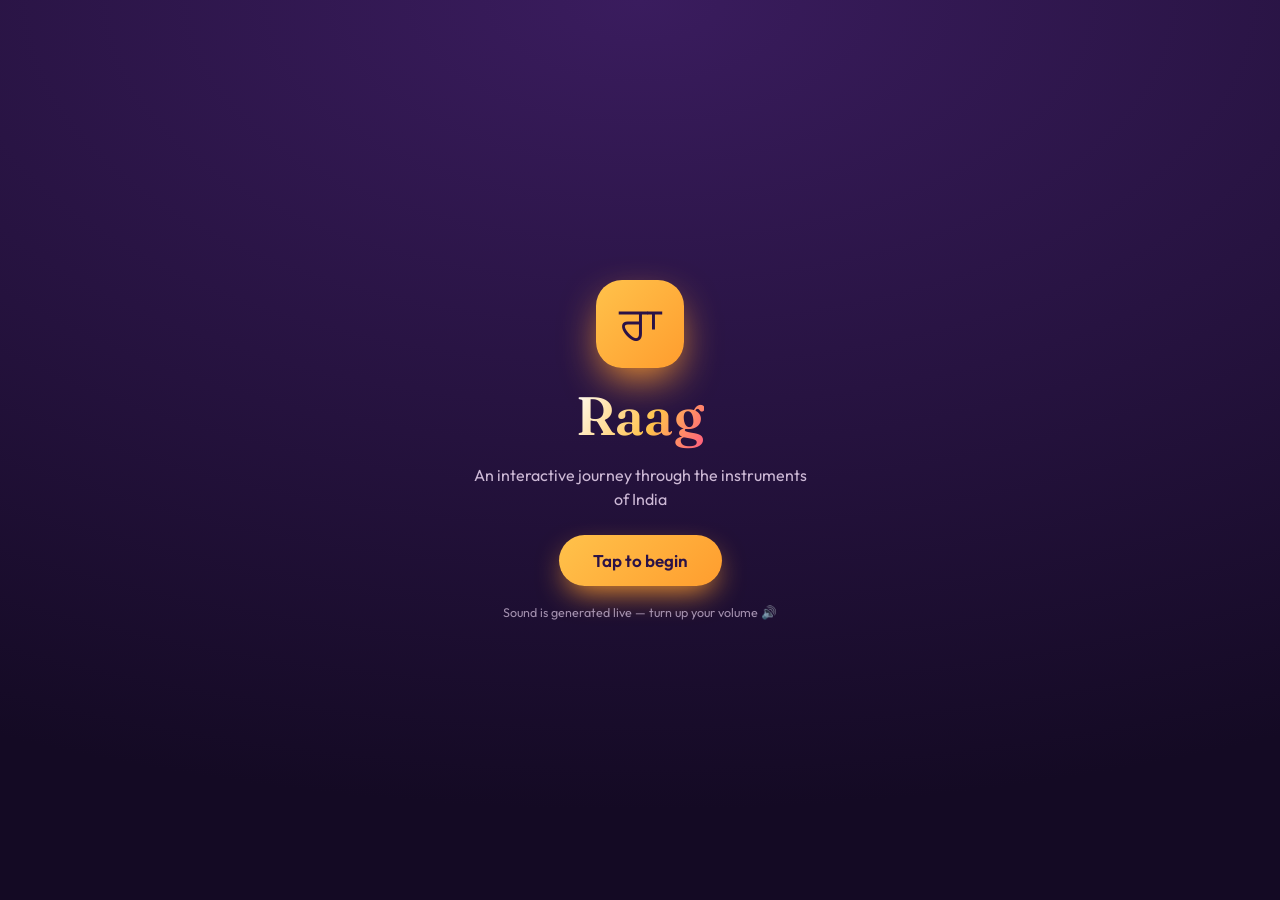
<file: index.html>
<!DOCTYPE html>
<html lang="en">
<head>
<meta charset="UTF-8" />
<meta name="viewport" content="width=device-width, initial-scale=1.0, maximum-scale=1.0, user-scalable=no, viewport-fit=cover" />
<meta name="theme-color" content="#1a0e2e" />
<title>Raag · Play Indian Instruments</title>
<meta name="description" content="An interactive, playable tour of India's musical instruments — tabla, sitar, bansuri, harmonium, tanpura, santoor, sarangi and dholak. Tap, strum, learn and play along." />
<link rel="icon" href="favicon.svg" type="image/svg+xml" />
<meta property="og:title" content="Raag · Play Indian Instruments" />
<meta property="og:description" content="Tap, strum and slide through eight iconic Indian instruments — fully playable in your browser, with play-along lessons. No downloads." />
<meta property="og:type" content="website" />
<meta name="twitter:card" content="summary" />
<link rel="preconnect" href="https://fonts.googleapis.com" />
<link rel="preconnect" href="https://fonts.gstatic.com" crossorigin />
<link href="https://fonts.googleapis.com/css2?family=Fraunces:opsz,wght@9..144,500;9..144,600&family=Outfit:wght@300;400;500;600&display=swap" rel="stylesheet" />
<link rel="stylesheet" href="styles.css" />
</head>
<body>
  <!-- rotating mandala backdrop -->
  <div class="backdrop" aria-hidden="true">
    <div class="mandala"></div>
    <div class="glow glow-1"></div>
    <div class="glow glow-2"></div>
  </div>

  <div id="app">
    <header class="topbar">
      <button id="backBtn" class="icon-btn" aria-label="Back to instruments" hidden>
        <svg viewBox="0 0 24 24" width="22" height="22"><path d="M15 5l-7 7 7 7" fill="none" stroke="currentColor" stroke-width="2" stroke-linecap="round" stroke-linejoin="round"/></svg>
      </button>
      <div class="brand">
        <span class="brand-mark">ਰਾ</span>
        <span class="brand-text">Raag<small>Indian Instruments</small></span>
      </div>
      <div class="vol" title="Volume">
        <svg viewBox="0 0 24 24" width="18" height="18" aria-hidden="true"><path d="M4 9v6h4l5 4V5L8 9H4z" fill="currentColor"/><path d="M16 8.5a4 4 0 010 7" fill="none" stroke="currentColor" stroke-width="1.8" stroke-linecap="round"/></svg>
        <input id="volRange" type="range" min="0" max="100" value="55" aria-label="Volume" />
      </div>
      <button id="droneBtn" class="drone-btn" aria-pressed="false" title="Toggle tanpura drone">
        <span class="drone-dot"></span> Tanpura
      </button>
    </header>

    <main id="main">
      <!-- PICKER -->
      <section id="picker" class="picker">
        <div class="intro">
          <h1>Play the instruments of India</h1>
          <p>Tap, strum and slide. Eight iconic instruments, fully playable in your browser — no downloads, sound made live. Pick one to begin.</p>
          <button id="lessonsCta" class="lessons-cta">🎓 Play-Along Lessons →</button>
        </div>
        <div id="cards" class="cards"></div>
        <p class="hint">Best with sound on. Works great on mobile — use your fingers.</p>
      </section>

      <!-- STAGE -->
      <section id="stage" class="stage" hidden>
        <div class="stage-head">
          <h2 id="stageTitle"></h2>
          <p id="stageTagline"></p>
        </div>
        <div id="stageInner" class="stage-inner"></div>
        <div class="stage-foot">
          <button id="infoBtn" class="learn-btn">
            <svg viewBox="0 0 24 24" width="18" height="18"><circle cx="12" cy="12" r="9" fill="none" stroke="currentColor" stroke-width="2"/><path d="M12 11v5M12 7.5v.5" stroke="currentColor" stroke-width="2" stroke-linecap="round"/></svg>
            Learn about this instrument
          </button>
        </div>
      </section>
    </main>
  </div>

  <!-- INFO PANEL -->
  <div id="infoPanel" class="info-panel" hidden>
    <div class="info-sheet" role="dialog" aria-modal="true" aria-labelledby="infoTitle">
      <button id="infoClose" class="info-close" aria-label="Close">×</button>
      <h3 id="infoTitle"></h3>
      <div id="infoBody"></div>
    </div>
  </div>

  <!-- WELCOME / AUDIO UNLOCK -->
  <div id="welcome" class="welcome">
    <div class="welcome-inner">
      <div class="welcome-mark">ਰਾ</div>
      <h1>Raag</h1>
      <p>An interactive journey through the instruments of India</p>
      <button id="startBtn" class="start-btn">Tap to begin</button>
      <span class="welcome-note">Sound is generated live — turn up your volume 🔊</span>
    </div>
  </div>

  <script src="app.js"></script>
</body>
</html>
</file>
<file: styles.css>
/* ============================================================
   Raag — Indian Instruments  ·  styles
   Warm, festive palette: deep indigo night + saffron/gold/rose
   ============================================================ */
:root{
  --bg-0:#140a24;
  --bg-1:#1d0f33;
  --bg-2:#2a1547;
  --ink:#f6ecd8;
  --ink-soft:#cdb9d6;
  --saffron:#ff9d2e;
  --marigold:#ffc24b;
  --rose:#ff5b7f;
  --magenta:#c44bff;
  --teal:#36e0c0;
  --gold:#f4cf6a;
  --line:rgba(255,255,255,.12);
  --card:rgba(255,255,255,.05);
  --shadow:0 18px 50px -12px rgba(0,0,0,.6);
  --r:20px;
  font-size:16px;
}

*{box-sizing:border-box;-webkit-tap-highlight-color:transparent}
html,body{height:100%}
body{
  margin:0;
  font-family:"Outfit",system-ui,sans-serif;
  color:var(--ink);
  background:var(--bg-0);
  background:radial-gradient(120% 90% at 50% -10%, #3a1c5e 0%, var(--bg-1) 42%, var(--bg-0) 100%);
  overflow-x:hidden;
  min-height:100svh;
  -webkit-user-select:none;user-select:none;
}
h1,h2,h3{font-family:"Fraunces",serif;font-weight:600;letter-spacing:.2px;margin:0}

/* ---------- Backdrop ---------- */
.backdrop{position:fixed;inset:0;z-index:0;overflow:hidden;pointer-events:none}
.mandala{
  position:absolute;top:50%;left:50%;width:140vmax;height:140vmax;
  margin:-70vmax 0 0 -70vmax;opacity:.06;
  background:
    repeating-conic-gradient(from 0deg, transparent 0 6deg, rgba(255,255,255,.9) 6deg 6.4deg),
    radial-gradient(circle, transparent 38%, rgba(255,255,255,.35) 38.4%, transparent 39%),
    radial-gradient(circle, transparent 56%, rgba(255,255,255,.35) 56.4%, transparent 57%),
    radial-gradient(circle, transparent 74%, rgba(255,255,255,.3) 74.4%, transparent 75%);
  animation:spin 180s linear infinite;
}
.glow{position:absolute;border-radius:50%;filter:blur(70px);opacity:.5;mix-blend-mode:screen}
.glow-1{width:46vmax;height:46vmax;left:-10vmax;top:-8vmax;background:radial-gradient(circle,var(--magenta),transparent 65%);animation:float 22s ease-in-out infinite}
.glow-2{width:50vmax;height:50vmax;right:-14vmax;bottom:-12vmax;background:radial-gradient(circle,var(--saffron),transparent 65%);animation:float 28s ease-in-out infinite reverse}
@keyframes spin{to{transform:rotate(360deg)}}
@keyframes float{0%,100%{transform:translate(0,0)}50%{transform:translate(4vmax,3vmax)}}

/* ---------- App shell ---------- */
#app{position:relative;z-index:1;display:flex;flex-direction:column;min-height:100svh;max-width:1040px;margin:0 auto;padding:0 clamp(14px,4vw,28px)}
.topbar{display:flex;align-items:center;gap:12px;padding:16px 2px 10px;position:sticky;top:0;z-index:30}
.brand{display:flex;align-items:center;gap:10px;margin-right:auto}
.brand-mark{
  display:grid;place-items:center;width:38px;height:38px;border-radius:12px;
  font-family:"Fraunces",serif;font-size:19px;font-weight:600;color:#2a1247;
  background:linear-gradient(135deg,var(--marigold),var(--saffron));
  box-shadow:0 6px 18px -4px var(--saffron)
}
.brand-text{display:flex;flex-direction:column;line-height:1.05;font-family:"Fraunces",serif;font-size:20px}
.brand-text small{font-family:"Outfit";font-weight:400;font-size:11px;letter-spacing:.14em;text-transform:uppercase;color:var(--ink-soft);opacity:.8}

.icon-btn{
  display:grid;place-items:center;width:42px;height:42px;border-radius:12px;color:var(--ink);
  background:var(--card);border:1px solid var(--line);cursor:pointer;transition:.2s
}
.icon-btn:hover{background:rgba(255,255,255,.1)}

.drone-btn{
  display:flex;align-items:center;gap:8px;padding:9px 15px;border-radius:30px;cursor:pointer;
  font:inherit;font-size:13px;font-weight:500;color:var(--ink);
  background:var(--card);border:1px solid var(--line);transition:.25s
}
.drone-dot{width:9px;height:9px;border-radius:50%;background:var(--ink-soft);transition:.25s}
.drone-btn[aria-pressed="true"]{border-color:var(--teal);color:#bff7ec;background:rgba(54,224,192,.12)}
.drone-btn[aria-pressed="true"] .drone-dot{background:var(--teal);box-shadow:0 0 0 4px rgba(54,224,192,.25);animation:pulse 1.6s ease-in-out infinite}
@keyframes pulse{0%,100%{box-shadow:0 0 0 3px rgba(54,224,192,.25)}50%{box-shadow:0 0 0 8px rgba(54,224,192,0)}}

/* ---------- Picker ---------- */
.picker{padding:14px 0 40px;animation:rise .5s ease both}
.intro{max-width:620px;margin:6px auto 26px;text-align:center}
.intro h1{font-size:clamp(28px,7vw,46px);line-height:1.05;background:linear-gradient(120deg,#fff,var(--marigold) 60%,var(--rose));-webkit-background-clip:text;background-clip:text;color:transparent}
.intro p{color:var(--ink-soft);font-size:clamp(14px,3.6vw,17px);line-height:1.55;margin-top:14px}

.cards{display:grid;grid-template-columns:repeat(auto-fill,minmax(155px,1fr));gap:14px}
.card{
  position:relative;overflow:hidden;cursor:pointer;text-align:left;
  border-radius:var(--r);padding:18px 16px 16px;min-height:172px;
  background:var(--card);border:1px solid var(--line);
  display:flex;flex-direction:column;gap:6px;color:var(--ink);
  transition:transform .25s cubic-bezier(.2,.8,.2,1),box-shadow .25s,border-color .25s;
  animation:rise .5s ease both
}
.card:hover{transform:translateY(-5px);box-shadow:var(--shadow);border-color:rgba(255,255,255,.28)}
.card:active{transform:translateY(-1px) scale(.99)}
.card-ico{width:54px;height:54px;margin-bottom:6px;filter:drop-shadow(0 4px 10px rgba(0,0,0,.4))}
.card h3{font-size:19px}
.card .roman{font-size:12px;letter-spacing:.1em;text-transform:uppercase;color:var(--gold);opacity:.85}
.card p{margin:2px 0 0;font-size:12.5px;line-height:1.45;color:var(--ink-soft)}
.card-sheen{position:absolute;inset:0;background:radial-gradient(120% 80% at 80% 0%,rgba(255,255,255,.14),transparent 55%);opacity:0;transition:.3s;pointer-events:none}
.card:hover .card-sheen{opacity:1}
.hint{text-align:center;color:var(--ink-soft);font-size:12.5px;margin-top:26px;opacity:.7}

/* ---------- Stage ---------- */
.stage{padding:6px 0 40px;animation:rise .45s ease both}
.stage-head{text-align:center;margin:2px auto 16px;max-width:600px}
.stage-head h2{font-size:clamp(24px,6vw,34px)}
.stage-head p{color:var(--ink-soft);font-size:14px;margin-top:6px}
.stage-inner{
  position:relative;border-radius:26px;padding:clamp(16px,4vw,30px);
  background:linear-gradient(180deg,rgba(255,255,255,.06),rgba(255,255,255,.02));
  border:1px solid var(--line);box-shadow:var(--shadow);min-height:300px;
  display:flex;flex-direction:column;align-items:center;justify-content:center;gap:18px
}
.stage-foot{display:flex;justify-content:center;margin-top:18px}
.learn-btn{
  display:flex;align-items:center;gap:9px;padding:11px 20px;border-radius:30px;cursor:pointer;
  font:inherit;font-size:14px;font-weight:500;color:var(--ink);
  background:var(--card);border:1px solid var(--line);transition:.25s
}
.learn-btn:hover{background:rgba(255,255,255,.1);border-color:rgba(255,255,255,.3)}

/* readout chip shared by instruments */
.readout{
  font-family:"Fraunces",serif;font-size:clamp(28px,8vw,46px);min-height:1.2em;
  background:linear-gradient(120deg,#fff,var(--marigold));-webkit-background-clip:text;background-clip:text;color:transparent;
  transition:transform .08s;letter-spacing:.02em
}
.readout.hit{transform:scale(1.12)}
.sublabel{color:var(--ink-soft);font-size:13px;text-align:center;line-height:1.5;max-width:460px}
.pill-row{display:flex;flex-wrap:wrap;gap:8px;justify-content:center}
.pill{
  padding:7px 14px;border-radius:20px;font-size:13px;cursor:pointer;color:var(--ink-soft);
  background:var(--card);border:1px solid var(--line);transition:.2s
}
.pill:hover{color:var(--ink)}
.pill.on{background:rgba(255,194,75,.16);border-color:var(--marigold);color:var(--marigold)}

/* ============================================================
   TABLA
   ============================================================ */
.tabla{display:flex;gap:clamp(18px,6vw,54px);align-items:flex-end;justify-content:center;flex-wrap:wrap;touch-action:none}
.drum{position:relative;display:flex;flex-direction:column;align-items:center;cursor:pointer}
.drum-name{font-size:12px;letter-spacing:.14em;text-transform:uppercase;color:var(--ink-soft);margin-top:14px}
.drum-head{position:relative;border-radius:50%;display:grid;place-items:center;
  background:radial-gradient(circle at 38% 32%, #fff7ec, #e8d3a8 55%, #c9a96e 78%, #9c7b45 100%);
  box-shadow:inset 0 0 0 7px #d8b67e, inset 0 0 26px rgba(120,80,30,.4), 0 14px 30px -8px rgba(0,0,0,.6);
  touch-action:none}
.dayan .drum-head{width:clamp(120px,34vw,170px);height:clamp(120px,34vw,170px)}
.bayan .drum-head{width:clamp(150px,42vw,210px);height:clamp(150px,42vw,210px);
  background:radial-gradient(circle at 38% 32%, #d9d2cf, #b9aeb0 50%, #8a7d84 76%, #5e535c 100%);
  box-shadow:inset 0 0 0 8px #9a8f94, inset 0 0 30px rgba(20,15,25,.5), 0 14px 30px -8px rgba(0,0,0,.6)}
.syahi{position:absolute;top:50%;left:50%;transform:translate(-50%,-50%);border-radius:50%;
  background:radial-gradient(circle at 42% 38%, #4a3f3a, #1c1512 70%);box-shadow:inset 0 2px 8px rgba(0,0,0,.6)}
.dayan .syahi{width:42%;height:42%}
.bayan .syahi{width:46%;height:46%;left:42%;top:46%}
.drum-zones{position:absolute;inset:0;border-radius:50%}
.zone{position:absolute;border-radius:50%;cursor:pointer}
/* ripple */
.ripple{position:absolute;border-radius:50%;border:2px solid rgba(255,255,255,.8);pointer-events:none;
  transform:translate(-50%,-50%);animation:ripple .6s ease-out forwards}
@keyframes ripple{from{width:8px;height:8px;opacity:.85}to{width:130%;height:130%;opacity:0}}
.drum-head.struck{animation:struck .12s ease}
@keyframes struck{50%{transform:scale(.97)}}

/* taal trainer */
.taal{display:flex;flex-direction:column;align-items:center;gap:12px;width:100%}
.beats{display:flex;flex-wrap:wrap;gap:6px;justify-content:center;max-width:560px}
.beat{min-width:42px;padding:8px 6px;border-radius:10px;text-align:center;font-size:12px;
  background:var(--card);border:1px solid var(--line);color:var(--ink-soft);transition:.12s}
.beat .b-bol{font-family:"Fraunces",serif;font-size:15px;color:var(--ink)}
.beat.sam{border-color:var(--marigold)}
.beat.now{background:rgba(255,194,75,.22);border-color:var(--marigold);color:var(--ink);transform:translateY(-3px)}

/* ============================================================
   SITAR
   ============================================================ */
.sitar{display:flex;gap:22px;align-items:stretch;justify-content:center;width:100%;touch-action:none}
.neck{
  position:relative;width:clamp(74px,22vw,110px);min-height:340px;border-radius:18px;
  background:linear-gradient(90deg,#5a3618,#7a4a22 30%,#9a6536 50%,#7a4a22 70%,#5a3618);
  box-shadow:inset 0 0 0 2px rgba(0,0,0,.3),var(--shadow);
  display:flex;flex-direction:column;justify-content:space-between;padding:14px 0;overflow:hidden
}
.string-main{position:absolute;left:50%;top:0;bottom:0;width:3px;margin-left:-1.5px;
  background:linear-gradient(var(--gold),#fff,var(--gold));border-radius:2px;opacity:.9}
.string-main.vibrate{animation:vib .5s ease}
@keyframes vib{0%,100%{transform:translateX(0)}20%{transform:translateX(-3px)}40%{transform:translateX(3px)}60%{transform:translateX(-2px)}80%{transform:translateX(2px)}}
.frets{position:relative;z-index:2;display:flex;flex-direction:column-reverse;gap:0;height:100%;justify-content:space-between}
.fret{flex:1;display:flex;align-items:center;justify-content:center;cursor:pointer;position:relative;
  border-top:2px solid rgba(255,255,255,.18)}
.fret:first-child{border-top:none}
.fret-dot{width:30px;height:30px;border-radius:50%;display:grid;place-items:center;font-size:13px;
  font-family:"Fraunces",serif;color:#2a1247;background:rgba(255,255,255,.25);transition:.12s}
.fret.lit .fret-dot{background:linear-gradient(135deg,var(--marigold),var(--saffron));box-shadow:0 0 16px var(--saffron);transform:scale(1.18)}
.chikari{display:flex;flex-direction:column;align-items:center;justify-content:center;gap:14px;
  width:clamp(64px,18vw,90px);border-radius:18px;background:linear-gradient(180deg,rgba(255,255,255,.06),rgba(255,255,255,.02));
  border:1px solid var(--line);padding:14px 0;cursor:pointer;text-align:center;transition:.2s}
.chikari:hover{border-color:rgba(255,255,255,.3)}
.chikari:active{transform:scale(.98)}
.chikari .cs{width:2px;flex:1;background:linear-gradient(var(--gold),#fff,var(--gold));border-radius:2px;min-height:120px}
.chikari.strum .cs{animation:vib .4s ease}
.chikari span{font-size:11px;letter-spacing:.1em;text-transform:uppercase;color:var(--ink-soft)}

/* ============================================================
   BANSURI (flute)
   ============================================================ */
.bansuri-wrap{display:flex;flex-direction:column;align-items:center;gap:24px;width:100%;touch-action:none}
.flute{
  position:relative;display:flex;align-items:center;gap:clamp(14px,4vw,30px);
  padding:0 26px;height:clamp(70px,17vw,92px);border-radius:46px;
  background:linear-gradient(180deg,#caa45e,#a87f3e 40%,#8a6530 70%,#6e4d22);
  box-shadow:inset 0 6px 10px rgba(255,255,255,.25),inset 0 -8px 14px rgba(0,0,0,.35),var(--shadow);
  max-width:96vw
}
.blow{width:22px;height:22px;border-radius:50%;background:radial-gradient(circle at 40% 35%,#2a1d10,#0c0805);
  box-shadow:inset 0 2px 4px rgba(0,0,0,.6)}
.holes{display:flex;align-items:center;gap:clamp(8px,2.6vw,20px)}
.hole{
  position:relative;width:clamp(30px,8vw,40px);height:clamp(30px,8vw,40px);border-radius:50%;cursor:pointer;
  background:radial-gradient(circle at 40% 35%,#3a2814,#120c06);
  box-shadow:inset 0 2px 5px rgba(0,0,0,.7),0 1px 0 rgba(255,255,255,.15);transition:.1s}
.hole .h-label{position:absolute;top:50%;left:50%;transform:translate(-50%,-50%);font-family:"Fraunces",serif;
  font-size:13px;color:rgba(255,255,255,.5);transition:.15s}
.hole.active{background:radial-gradient(circle at 40% 35%,var(--marigold),var(--saffron));
  box-shadow:0 0 22px var(--saffron),inset 0 2px 5px rgba(0,0,0,.2)}
.hole.active .h-label{color:#2a1247}
.air{position:absolute;left:6px;top:50%;width:14px;height:14px;border-radius:50%;background:rgba(255,255,255,.6);
  transform:translateY(-50%);opacity:0;pointer-events:none}
.flute.blowing .air{animation:air 1s linear infinite}
@keyframes air{from{opacity:.7;left:6px}to{opacity:0;left:60px}}

/* ============================================================
   HARMONIUM
   ============================================================ */
.harmonium{display:flex;flex-direction:column;align-items:center;gap:16px;width:100%}
.bellows{width:min(420px,90%);height:26px;border-radius:8px;position:relative;overflow:hidden;
  background:repeating-linear-gradient(90deg,#7a3b2a 0 10px,#8f4632 10px 20px);
  box-shadow:inset 0 2px 6px rgba(0,0,0,.4);transform-origin:left;transition:transform .3s}
.bellows.pump{animation:pump 1.4s ease-in-out infinite}
@keyframes pump{0%,100%{transform:scaleX(1)}50%{transform:scaleX(.86)}}
.keys{position:relative;display:flex;height:clamp(150px,38vw,200px);
  background:linear-gradient(180deg,#3a2150,#23123a);border-radius:0 0 14px 14px;
  padding:0 8px 10px;box-shadow:var(--shadow);max-width:96vw;overflow-x:auto;touch-action:pan-x}
.wkey{position:relative;width:clamp(40px,11vw,54px);flex:0 0 auto;border-radius:0 0 8px 8px;cursor:pointer;
  background:linear-gradient(180deg,#fdf6e9,#e9dcc4);border:1px solid #bca87f;margin-right:2px;
  display:flex;align-items:flex-end;justify-content:center;padding-bottom:12px;transition:.06s}
.wkey .lbl{font-family:"Fraunces",serif;font-size:15px;color:#6a4a22}
.wkey.active{background:linear-gradient(180deg,var(--marigold),var(--saffron));transform:translateY(2px)}
.bkey{position:absolute;top:0;width:clamp(26px,7vw,34px);height:62%;border-radius:0 0 6px 6px;cursor:pointer;z-index:3;
  background:linear-gradient(180deg,#3a2150,#160a26);border:1px solid #000;
  display:flex;align-items:flex-end;justify-content:center;padding-bottom:8px;transition:.06s}
.bkey .lbl{font-family:"Fraunces",serif;font-size:11px;color:#d9c6ef}
.bkey.active{background:linear-gradient(180deg,var(--magenta),#7a2bb0);transform:translateY(2px)}

/* ============================================================
   TANPURA
   ============================================================ */
.tanpura{display:flex;flex-direction:column;align-items:center;gap:18px;width:100%;touch-action:none}
.tan-strings{display:flex;gap:clamp(26px,9vw,60px);align-items:stretch;height:clamp(220px,46vw,300px)}
.tan-string{display:flex;flex-direction:column;align-items:center;gap:10px;cursor:pointer}
.tan-wire{width:3px;flex:1;border-radius:2px;background:linear-gradient(var(--gold),#fff,var(--gold));min-height:160px}
.tan-string.pluck .tan-wire{animation:vib .6s ease}
.tan-string span{font-family:"Fraunces",serif;font-size:15px;color:var(--ink-soft)}
.tan-gourd{width:clamp(120px,32vw,160px);height:clamp(70px,18vw,90px);border-radius:50% 50% 46% 46%;
  background:radial-gradient(circle at 40% 30%,#caa45e,#8a6530 60%,#5e4220);box-shadow:var(--shadow);margin-top:-6px}
.auto-row{display:flex;align-items:center;gap:10px}

/* ---------- Info panel ---------- */
.info-panel{position:fixed;inset:0;z-index:60;display:grid;place-items:end center;background:rgba(8,4,16,.5);
  backdrop-filter:blur(4px);animation:fade .25s ease}
.info-sheet{position:relative;width:100%;max-width:560px;max-height:84svh;overflow:auto;
  background:linear-gradient(180deg,var(--bg-2),var(--bg-1));border:1px solid var(--line);
  border-radius:24px 24px 0 0;padding:26px 22px 40px;box-shadow:0 -20px 60px rgba(0,0,0,.6);
  animation:sheet .35s cubic-bezier(.2,.8,.2,1)}
@media(min-width:620px){.info-panel{place-items:center}.info-sheet{border-radius:24px}}
.info-close{position:absolute;top:14px;right:16px;width:34px;height:34px;border-radius:50%;border:1px solid var(--line);
  background:var(--card);color:var(--ink);font-size:22px;line-height:1;cursor:pointer}
.info-sheet h3{font-size:24px;background:linear-gradient(120deg,#fff,var(--marigold));-webkit-background-clip:text;background-clip:text;color:transparent;padding-right:30px}
.info-sheet h4{font-family:"Outfit";font-size:12px;letter-spacing:.14em;text-transform:uppercase;color:var(--gold);margin:20px 0 6px}
.info-sheet p{color:var(--ink-soft);font-size:14.5px;line-height:1.6;margin:0 0 6px}
.info-sheet .meta{display:flex;flex-wrap:wrap;gap:8px;margin-top:14px}
.info-sheet .meta span{font-size:12px;padding:5px 11px;border-radius:14px;background:var(--card);border:1px solid var(--line);color:var(--ink-soft)}

/* ---------- Welcome ---------- */
.welcome{position:fixed;inset:0;z-index:80;display:grid;place-items:center;text-align:center;padding:24px;
  background:radial-gradient(120% 90% at 50% 0%,#3a1c5e,var(--bg-0));transition:opacity .5s,visibility .5s}
.welcome.hide{opacity:0;visibility:hidden}
.welcome-inner{display:flex;flex-direction:column;align-items:center;gap:14px;animation:rise .6s ease both}
.welcome-mark{width:88px;height:88px;border-radius:26px;display:grid;place-items:center;font-family:"Fraunces",serif;
  font-size:46px;color:#2a1247;background:linear-gradient(135deg,var(--marigold),var(--saffron));
  box-shadow:0 16px 40px -8px var(--saffron);animation:bob 3s ease-in-out infinite}
.welcome h1{font-size:54px;background:linear-gradient(120deg,#fff,var(--marigold) 60%,var(--rose));-webkit-background-clip:text;background-clip:text;color:transparent}
.welcome p{color:var(--ink-soft);font-size:16px;max-width:340px;line-height:1.5;margin:0}
.start-btn{margin-top:10px;padding:15px 34px;border-radius:32px;border:none;cursor:pointer;font:inherit;font-weight:600;font-size:17px;
  color:#2a1247;background:linear-gradient(135deg,var(--marigold),var(--saffron));box-shadow:0 12px 30px -8px var(--saffron);transition:.2s}
.start-btn:hover{transform:translateY(-2px)}
.start-btn:active{transform:translateY(0) scale(.98)}
.welcome-note{font-size:12.5px;color:var(--ink-soft);opacity:.75;margin-top:4px}
@keyframes bob{0%,100%{transform:translateY(0)}50%{transform:translateY(-8px)}}
@keyframes rise{from{opacity:0;transform:translateY(16px)}to{opacity:1;transform:translateY(0)}}
@keyframes fade{from{opacity:0}to{opacity:1}}
@keyframes sheet{from{transform:translateY(40px);opacity:.6}to{transform:translateY(0);opacity:1}}

/* ---------- Volume control ---------- */
.vol{display:flex;align-items:center;gap:7px;color:var(--ink-soft)}
.vol svg{flex:0 0 auto;opacity:.85}
.vol input[type=range]{width:92px;height:4px;-webkit-appearance:none;appearance:none;background:rgba(255,255,255,.18);border-radius:3px;outline:none}
.vol input[type=range]::-webkit-slider-thumb{-webkit-appearance:none;width:15px;height:15px;border-radius:50%;background:linear-gradient(135deg,var(--marigold),var(--saffron));cursor:pointer;box-shadow:0 2px 6px rgba(0,0,0,.4)}
.vol input[type=range]::-moz-range-thumb{width:15px;height:15px;border:none;border-radius:50%;background:var(--saffron);cursor:pointer}
@media(max-width:560px){.brand-text small{display:none}.vol input[type=range]{width:60px}.drone-btn{padding:8px 11px;font-size:12px}.icon-btn{width:38px;height:38px}}

/* ---------- Lessons CTA ---------- */
.lessons-cta{display:inline-flex;align-items:center;gap:8px;margin:18px auto 0;padding:12px 24px;border-radius:28px;cursor:pointer;
  font:inherit;font-weight:600;font-size:15px;color:#0c2a25;background:linear-gradient(135deg,var(--teal),#7be0c8);
  border:none;box-shadow:0 10px 26px -8px var(--teal);transition:.2s}
.lessons-cta:hover{transform:translateY(-2px)}
.lessons-cta:active{transform:translateY(0) scale(.98)}

/* ============================================================
   SANTOOR
   ============================================================ */
.santoor{position:relative;width:min(540px,94%);padding:16px 20px;display:flex;flex-direction:column;gap:9px;
  background:linear-gradient(180deg,#9a703a,#6e4d22);border:2px solid #caa45e;border-radius:8px;
  clip-path:polygon(7% 0,93% 0,100% 100%,0 100%);box-shadow:var(--shadow);touch-action:none}
.s-string{display:flex;align-items:center;gap:12px;cursor:pointer;padding:4px 0}
.s-lbl{width:34px;text-align:right;font-family:"Fraunces",serif;font-size:14px;color:#fbe7c8;flex:0 0 auto}
.s-line{flex:1;height:2px;border-radius:2px;background:linear-gradient(90deg,var(--gold),#fff,var(--gold));box-shadow:0 0 6px rgba(244,207,106,.4)}
.s-string.hit .s-line{animation:vib .5s ease}
.s-string.hit .s-lbl{color:var(--marigold)}

/* ============================================================
   SARANGI
   ============================================================ */
.sarangi-wrap{display:flex;gap:16px;align-items:stretch;justify-content:center;width:100%;touch-action:none}
.sarangi-board{display:flex;flex-direction:column;gap:6px;width:min(230px,72%);padding:10px;border-radius:16px;
  background:linear-gradient(180deg,#7a4a22,#5a3618);border:2px solid #caa45e;box-shadow:var(--shadow)}
.sar-note{flex:1;min-height:30px;display:flex;align-items:center;justify-content:center;border-radius:9px;cursor:pointer;
  font-family:"Fraunces",serif;font-size:15px;color:#fbe7c8;background:rgba(255,255,255,.06);transition:.12s}
.sar-note.active{background:linear-gradient(135deg,var(--marigold),var(--saffron));color:#2a1247;box-shadow:0 0 18px var(--saffron)}
.sarangi-board.bowing{box-shadow:0 0 0 2px var(--marigold),var(--shadow)}
.sar-bow{width:14px;border-radius:8px;background:repeating-linear-gradient(180deg,#e8d3a8 0 7px,#caa45e 7px 14px);box-shadow:var(--shadow);min-height:200px;align-self:stretch}
.sarangi-board.bowing ~ .sar-bow{animation:bowmove 1.1s ease-in-out infinite}
@keyframes bowmove{0%,100%{transform:translateY(0)}50%{transform:translateY(16px)}}

/* ============================================================
   DHOLAK
   ============================================================ */
.dholak{display:flex;align-items:center;justify-content:center;touch-action:none}
.dh-body{width:clamp(80px,22vw,130px);height:clamp(110px,28vw,150px);position:relative;z-index:1;
  background:linear-gradient(180deg,#b9823f,#7a4f22);box-shadow:inset 0 0 20px rgba(0,0,0,.45)}
.dh-head{display:flex;flex-direction:column;align-items:center;gap:10px;cursor:pointer;position:relative;z-index:2}
.dh-head span{font-size:11px;letter-spacing:.12em;text-transform:uppercase;color:var(--ink-soft)}
.dh-bass{margin-right:-16px}.dh-treb{margin-left:-16px}
.dh-skin{border-radius:50%;position:relative}
.dh-bass .dh-skin{width:clamp(120px,34vw,168px);height:clamp(120px,34vw,168px);
  background:radial-gradient(circle at 40% 35%,#d9d2cf,#a99ea0 58%,#6e6168);
  box-shadow:inset 0 0 0 7px #8a7d84,inset 0 0 26px rgba(20,15,25,.45),var(--shadow)}
.dh-treb .dh-skin{width:clamp(94px,28vw,128px);height:clamp(94px,28vw,128px);
  background:radial-gradient(circle at 40% 35%,#fff7ec,#e8d3a8 58%,#c9a96e);
  box-shadow:inset 0 0 0 6px #d8b67e,inset 0 0 22px rgba(120,80,30,.4),var(--shadow)}
.dh-skin.struck{animation:struck .12s ease}

/* ============================================================
   LESSON PLAYER
   ============================================================ */
.lesson-meta{display:flex;gap:8px;flex-wrap:wrap;justify-content:center}
.chip{font-size:12px;padding:5px 12px;border-radius:14px;background:var(--card);border:1px solid var(--line);color:var(--ink-soft)}
.track{display:flex;flex-wrap:wrap;gap:6px;justify-content:center;max-width:600px}
.tnote{min-width:40px;padding:7px 8px;border-radius:10px;text-align:center;font-family:"Fraunces",serif;font-size:14px;
  background:var(--card);border:1px solid var(--line);color:var(--ink-soft);transition:.15s}
.tnote.now{background:rgba(255,194,75,.22);border-color:var(--marigold);color:var(--ink);transform:translateY(-3px)}
.tnote.done{color:var(--teal);border-color:rgba(54,224,192,.4)}
.pads{display:flex;flex-wrap:wrap;gap:10px;justify-content:center;max-width:600px}
.pad{min-width:62px;padding:15px 14px;border-radius:16px;cursor:pointer;text-align:center;font-family:"Fraunces",serif;font-size:18px;
  color:var(--ink);background:linear-gradient(180deg,rgba(255,255,255,.09),rgba(255,255,255,.03));border:1px solid var(--line);transition:.12s}
.pad small{display:block;font-family:"Outfit",sans-serif;font-size:10px;letter-spacing:.1em;text-transform:uppercase;color:var(--ink-soft);margin-top:3px}
.pad:active{transform:scale(.95)}
.pad.target{border-color:var(--marigold);box-shadow:0 0 0 3px rgba(255,194,75,.2),0 0 22px rgba(255,194,75,.3);animation:padpulse 1.2s ease-in-out infinite}
@keyframes padpulse{50%{box-shadow:0 0 0 6px rgba(255,194,75,.04),0 0 30px rgba(255,194,75,.4)}}
.pad.good{background:linear-gradient(180deg,rgba(54,224,192,.34),rgba(54,224,192,.12));border-color:var(--teal)}
.pad.bad{animation:shake .3s}
@keyframes shake{25%{transform:translateX(-5px)}75%{transform:translateX(5px)}}
.lesson-status{font-size:14.5px;color:var(--ink-soft);min-height:1.5em;text-align:center}
.lesson-ctrls{display:flex;flex-wrap:wrap;gap:8px;justify-content:center}
.lesson-done{font-family:"Fraunces",serif;font-size:22px;color:var(--teal)}

[hidden]{display:none !important}
@media (prefers-reduced-motion:reduce){*{animation-duration:.01ms !important;animation-iteration-count:1 !important}}
</file>
